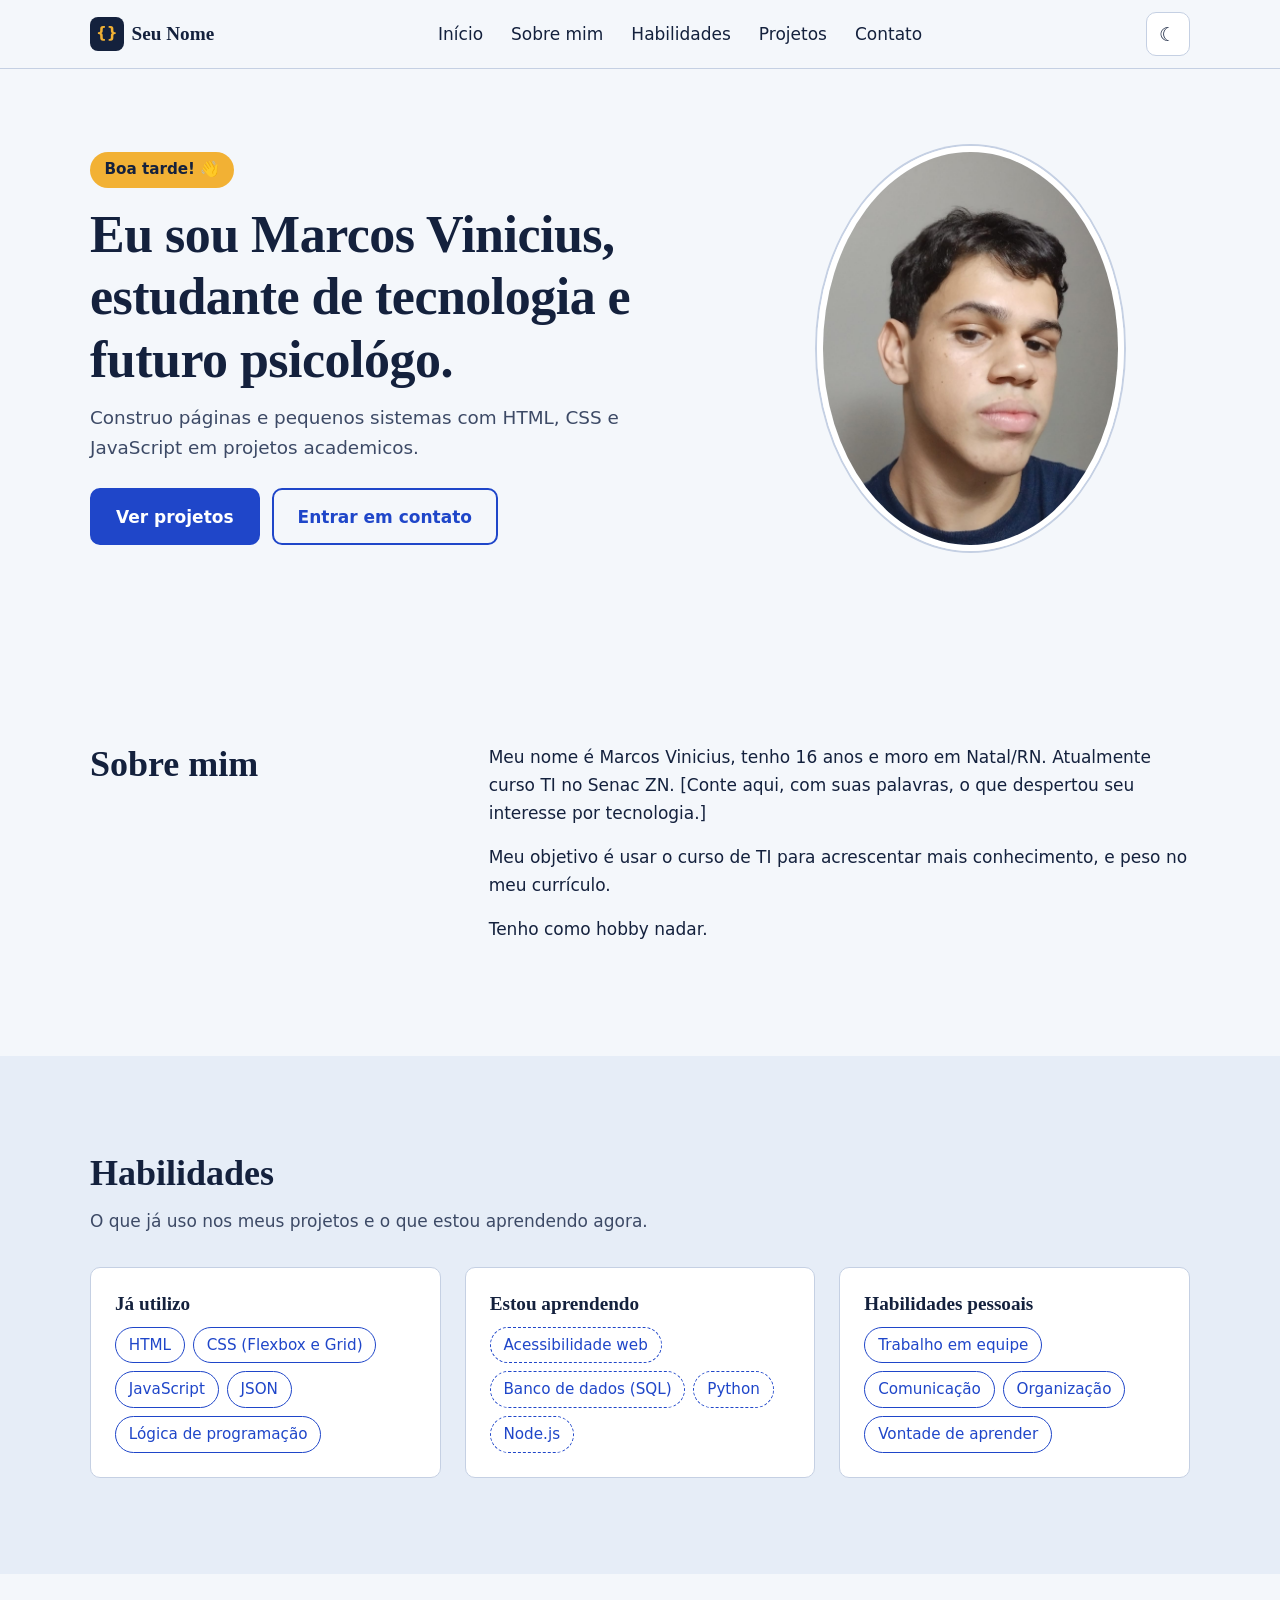
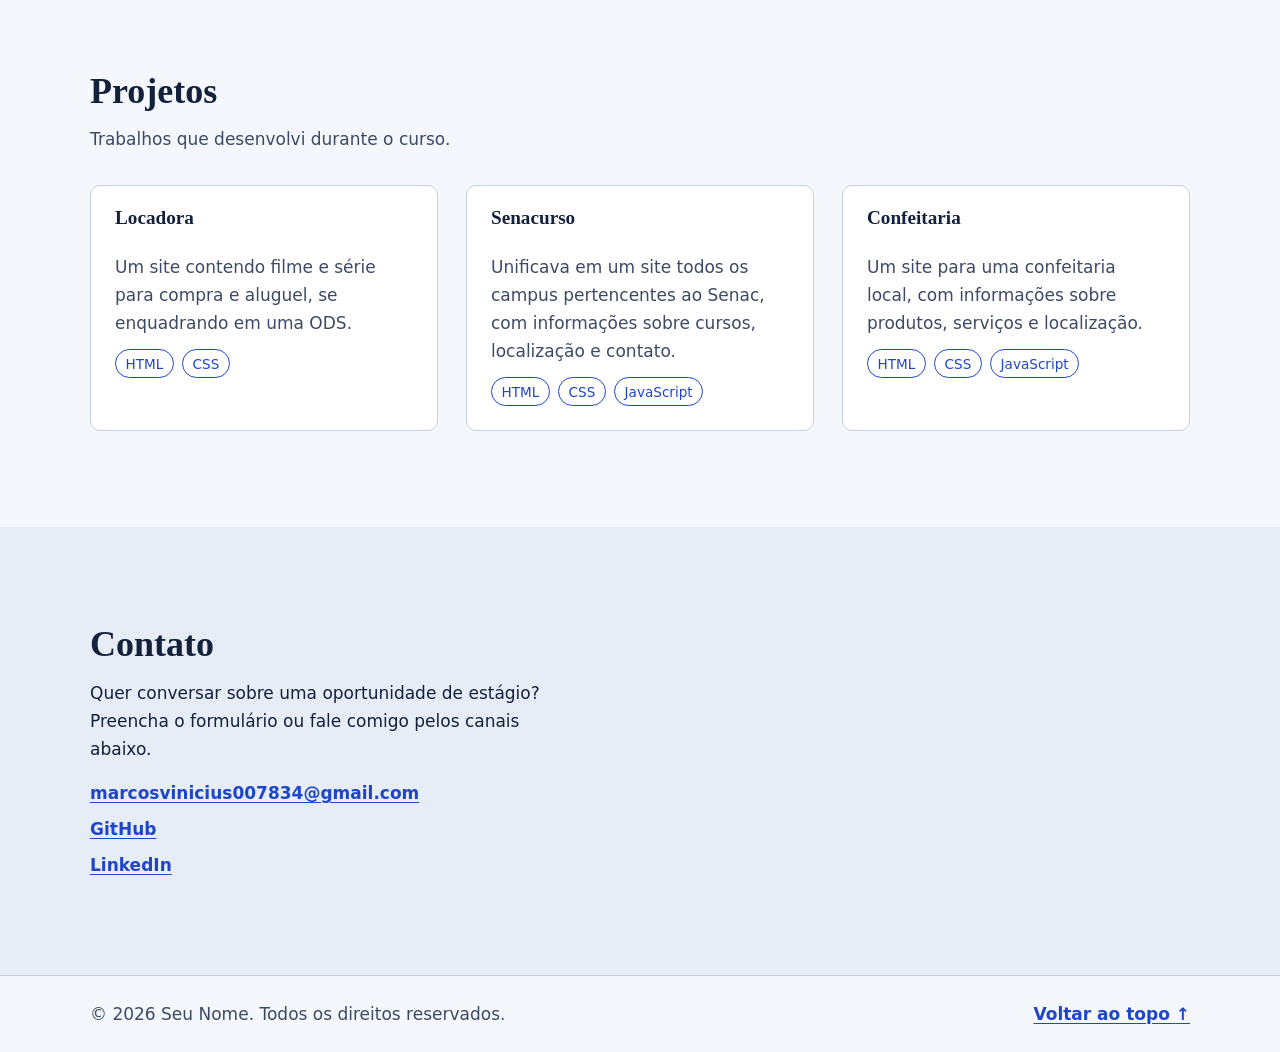
<file: portfolio/portfolio/index.html>
<!DOCTYPE html>
<html lang="pt-BR">
<head>
  <meta charset="UTF-8">
  <meta name="viewport" content="width=device-width, initial-scale=1">
  <title>Seu Nome | Portfólio de Desenvolvimento</title>
  <meta name="description" content="Portfólio de Seu Nome, estudante de tecnologia em busca de estágio em desenvolvimento.">
  <link rel="icon" href="img/favicon.svg" type="image/svg+xml">
  <link rel="stylesheet" href="css/style.css">
  <!-- Aplica o tema salvo antes de desenhar a página, evitando "piscar" -->
  <script>
    try {
      var t = localStorage.getItem("tema");
      if (t) document.documentElement.setAttribute("data-tema", t);
    } catch (e) {}
  </script>
</head>
<body>
  <a class="pular-link" href="#conteudo">Pular para o conteúdo</a>

  <!-- CABEÇALHO -->
  <header class="cabecalho">
    <div class="container cabecalho__barra">
      <a class="logo" href="#inicio" aria-label="Seu Nome, ir para o início">
        <span class="logo__marca" aria-hidden="true">{}</span> Seu Nome
      </a>

      <nav id="menu" class="menu" aria-label="Navegação principal">
        <ul class="menu__lista">
          <li><a href="#inicio">Início</a></li>
          <li><a href="#sobre">Sobre mim</a></li>
          <li><a href="#habilidades">Habilidades</a></li>
          <li><a href="#projetos">Projetos</a></li>
          <li><a href="#contato">Contato</a></li>
        </ul>
      </nav>

      <div class="cabecalho__acoes">
        <button id="btn-tema" class="btn-icone" type="button"
                aria-label="Ativar modo escuro" aria-pressed="false">
          <span aria-hidden="true" id="icone-tema">☾</span>
        </button>
        <button id="btn-menu" class="btn-icone btn-menu" type="button"
                aria-label="Abrir menu" aria-expanded="false" aria-controls="menu">
          <span class="hamburguer" aria-hidden="true"></span>
        </button>
      </div>
    </div>
  </header>

  <main id="conteudo">

    <!-- INÍCIO -->
    <section id="inicio" class="secao hero" aria-labelledby="titulo-inicio">
      <div class="container hero__grade">
        <div class="hero__texto">
          <p id="saudacao" class="hero__saudacao" aria-live="polite">Olá!</p>
          <h1 id="titulo-inicio">Eu sou Marcos Vinicius, estudante de tecnologia e futuro psicológo.</h1>
          <p class="hero__descricao">
            Construo páginas e pequenos sistemas com HTML, CSS e JavaScript em projetos academicos.
          </p>
          <div class="hero__botoes">
            <a class="botao botao--primario" href="#projetos">Ver projetos</a>
            <a class="botao botao--secundario" href="#contato">Entrar em contato</a>
          </div>
        </div>
        <figure class="hero__imagem">
          <img src="img/WhatsApp Image 2026-10-28 at 09.04.19.jpeg" width="400" height="400" alt="Avatar ilustrado de Seu Nome">
        </figure>
      </div>
    </section>

    <!-- SOBRE MIM -->
    <section id="sobre" class="secao" aria-labelledby="titulo-sobre">
      <div class="container sobre">
        <h2 id="titulo-sobre">Sobre mim</h2>
        <div class="sobre__texto">
          <p>
            Meu nome é Marcos Vinicius, tenho 16 anos e moro em Natal/RN. Atualmente curso
            TI no Senac ZN. [Conte aqui, com suas palavras, o que
            despertou seu interesse por tecnologia.]
          </p>
          <p>
            Meu objetivo é usar o curso de TI para acrescentar mais conhecimento, e peso no meu currículo.
          </p>
          <p>

            Tenho como hobby nadar.
          </p>
        </div>
      </div>
    </section>

    <!-- HABILIDADES -->
    <section id="habilidades" class="secao secao--destaque" aria-labelledby="titulo-habilidades">
      <div class="container">
        <h2 id="titulo-habilidades">Habilidades</h2>
        <p class="secao__intro">O que já uso nos meus projetos e o que estou aprendendo agora.</p>

        <div class="habilidades">
          <div class="habilidades__grupo">
            <h3>Já utilizo</h3>
            <ul class="etiquetas">
              <li>HTML</li>
              <li>CSS (Flexbox e Grid)</li>
              <li>JavaScript</li>
              <li>JSON</li>
              <li>Lógica de programação</li>
            </ul>
          </div>
          <div class="habilidades__grupo">
            <h3>Estou aprendendo</h3>
            <ul class="etiquetas etiquetas--aprendendo">
              <li>Acessibilidade web</li>
              <li>Banco de dados (SQL)</li>
              <li>Python</li>
              <li>Node.js</li>
            </ul>
          </div>
          <div class="habilidades__grupo">
            <h3>Habilidades pessoais</h3>
            <ul class="etiquetas">
              <li>Trabalho em equipe</li>
              <li>Comunicação</li>
              <li>Organização</li>
              <li>Vontade de aprender</li>
            </ul>
          </div>
        </div>
      </div>
    </section>

    <!-- PROJETOS -->
    <section id="projetos" class="secao" aria-labelledby="titulo-projetos">
      <div class="container">
        <h2 id="titulo-projetos">Projetos</h2>
        <p class="secao__intro">Trabalhos que desenvolvi durante o curso.</p>

        <div class="projetos">
          <article class="projeto">
            <div class="projeto__corpo">
              <h3>Locadora</h3>
              <p> Um site contendo filme e série para compra e aluguel, se enquadrando em uma ODS.</p>
              <ul class="etiquetas etiquetas--pequenas" aria-label="Tecnologias usadas">
                <li>HTML</li><li>CSS</li>
              </ul>
              
            </div>
          </article>

          <article class="projeto">
            <div class="projeto__corpo">
              <h3>Senacurso</h3>
              <p>Unificava em um site todos os campus pertencentes ao Senac, com informações sobre cursos, localização e contato.
              </p>
              <ul class="etiquetas etiquetas--pequenas" aria-label="Tecnologias usadas">
                <li>HTML</li><li>CSS</li><li>JavaScript</li>
              </ul>
             
            </div>
          </article>

          <article class="projeto">
            <div class="projeto__corpo">
              <h3>Confeitaria</h3>
              <p>Um site para uma confeitaria local, com informações sobre produtos, serviços e localização.</p>
              <ul class="etiquetas etiquetas--pequenas" aria-label="Tecnologias usadas">
                <li>HTML</li><li>CSS</li><li>JavaScript</li>
              </ul>
              
            </div>
          </article>
        </div>
      </div>
    </section>

    <!-- CONTATO -->
    <section id="contato" class="secao secao--destaque" aria-labelledby="titulo-contato">
      <div class="container contato">
        <div class="contato__info">
          <h2 id="titulo-contato">Contato</h2>
          <p>
            Quer conversar sobre uma oportunidade de estágio? Preencha o formulário
            ou fale comigo pelos canais abaixo.
          </p>
          <ul class="contato__canais">
            <li><a href="#">marcosvinicius007834@gmail.com</a></li>
            <li><a href="https://github.com/MarcosVinic1us" target="_blank" rel="noopener noreferrer">GitHub <span class="sr-only">(abre em nova aba)</span></a></li>
            <li><a href="https://www.linkedin.com/in/marcos-vinicius-b41a19445/" target="_blank" rel="noopener noreferrer">LinkedIn <span class="sr-only">(abre em nova aba)</span></a></li>
          </ul>
        </div>

        
      </div>
    </section>
  </main>

  <!-- RODAPÉ -->
  <footer class="rodape">
    <div class="container rodape__barra">
      <p>&copy; <span id="ano">2026</span> Seu Nome. Todos os direitos reservados.</p>
      <a href="#inicio" class="rodape__topo">Voltar ao topo <span aria-hidden="true">↑</span></a>
    </div>
  </footer>

  <script src="js/main.js"></script>
</body>
</html>
</file>
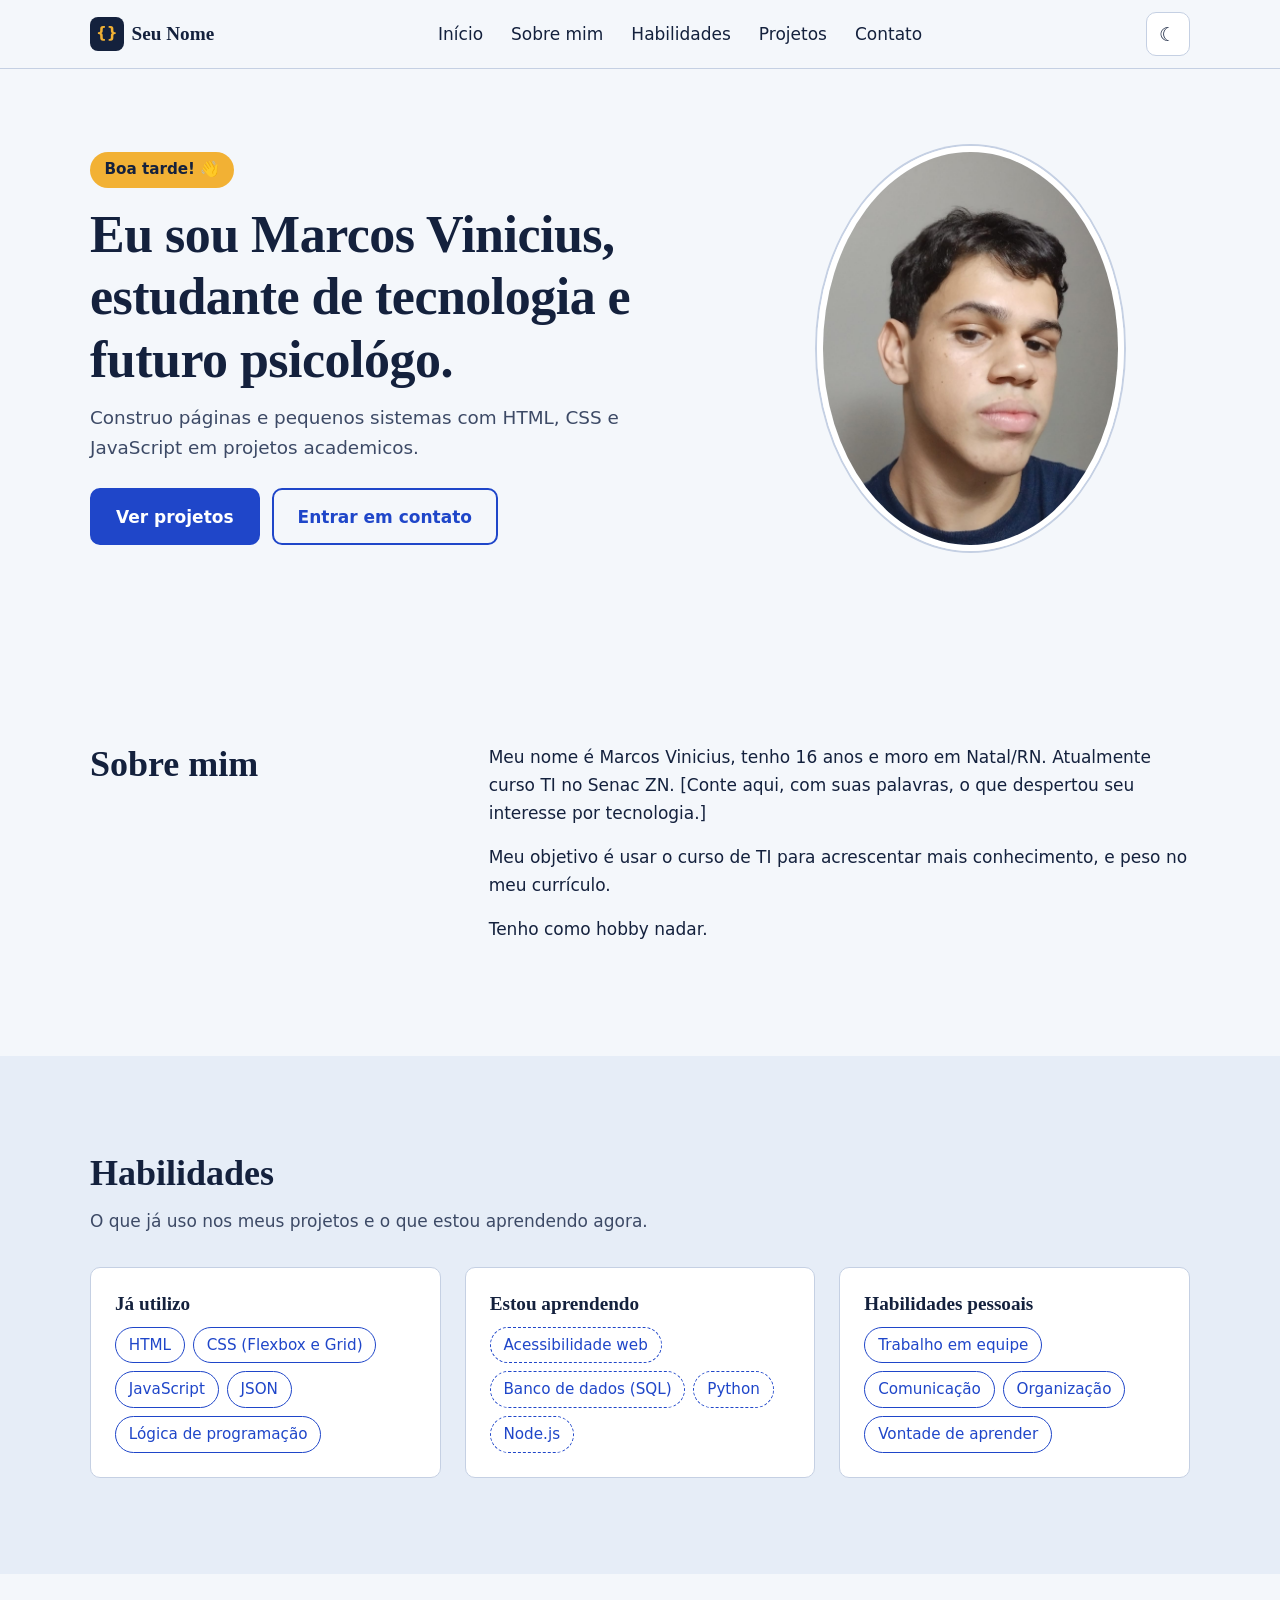
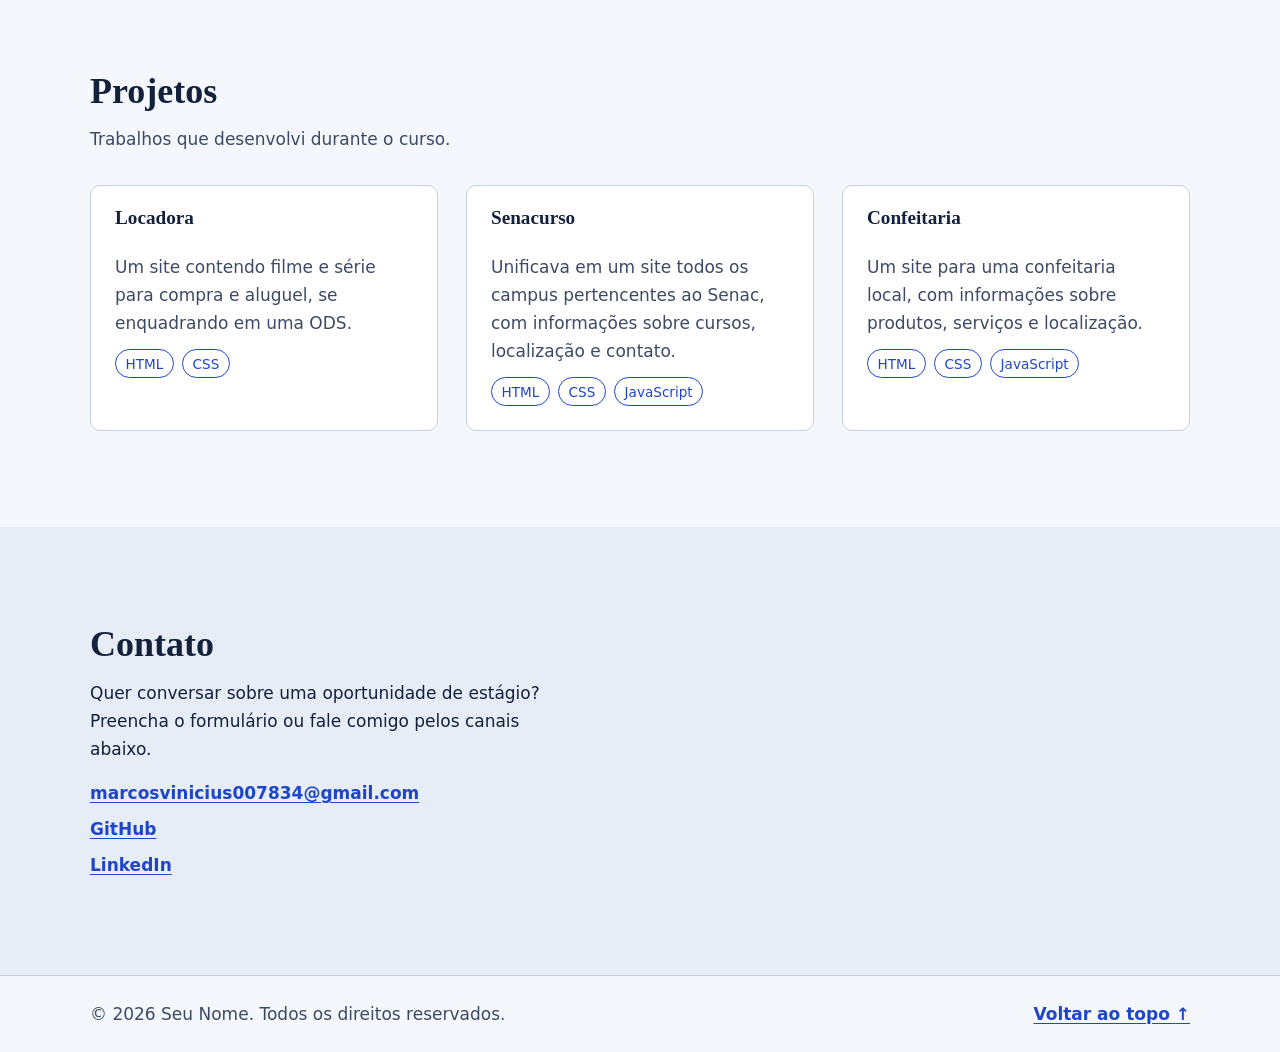
<file: portfolio/portfolio/portfolio/index.html>
<!DOCTYPE html>
<html lang="pt-BR">
<head>
  <meta charset="UTF-8">
  <meta name="viewport" content="width=device-width, initial-scale=1">
  <title>Seu Nome | Portfólio de Desenvolvimento</title>
  <meta name="description" content="Portfólio de Seu Marcos, estudante de TI pelo Senac ZN.">
  <link rel="icon" href="img/favicon.svg" type="image/svg+xml">
  <link rel="stylesheet" href="css/style.css">
  <!-- Aplica o tema salvo antes de desenhar a página, evitando "piscar" -->
  <script>
    try {
      var t = localStorage.getItem("tema");
      if (t) document.documentElement.setAttribute("data-tema", t);
    } catch (e) {}
  </script>
</head>
<body>
  <a class="pular-link" href="#conteudo">Pular para o conteúdo</a>

  <!-- CABEÇALHO -->
  <header class="cabecalho">
    <div class="container cabecalho__barra">
      <a class="logo" href="#inicio" aria-label="Seu Nome, ir para o início">
        <span class="logo__marca" aria-hidden="true">{}</span> Seu Nome
      </a>

      <nav id="menu" class="menu" aria-label="Navegação principal">
        <ul class="menu__lista">
          <li><a href="#inicio">Início</a></li>
          <li><a href="#sobre">Sobre mim</a></li>
          <li><a href="#habilidades">Habilidades</a></li>
          <li><a href="#projetos">Projetos</a></li>
          <li><a href="#contato">Contato</a></li>
        </ul>
      </nav>

      <div class="cabecalho__acoes">
        <button id="btn-tema" class="btn-icone" type="button"
                aria-label="Ativar modo escuro" aria-pressed="false">
          <span aria-hidden="true" id="icone-tema">☾</span>
        </button>
        <button id="btn-menu" class="btn-icone btn-menu" type="button"
                aria-label="Abrir menu" aria-expanded="false" aria-controls="menu">
          <span class="hamburguer" aria-hidden="true"></span>
        </button>
      </div>
    </div>
  </header>

  <main id="conteudo">

    <!-- INÍCIO -->
    <section id="inicio" class="secao hero" aria-labelledby="titulo-inicio">
      <div class="container hero__grade">
        <div class="hero__texto">
          <p id="saudacao" class="hero__saudacao" aria-live="polite">Olá!</p>
          <h1 id="titulo-inicio">Eu sou Marcos Vinicius, estudante de tecnologia e futuro psicológo.</h1>
          <p class="hero__descricao">
            Construo páginas e pequenos sistemas com HTML, CSS e JavaScript em projetos academicos.
          </p>
          <div class="hero__botoes">
            <a class="botao botao--primario" href="#projetos">Ver projetos</a>
            <a class="botao botao--secundario" href="#contato">Entrar em contato</a>
          </div>
        </div>
        <figure class="hero__imagem">
          <img src="img/WhatsApp Image 2026-10-28 at 09.04.19.jpeg" width="400" height="400" alt="Avatar ilustrado de Seu Nome">
        </figure>
      </div>
    </section>

    <!-- SOBRE MIM -->
    <section id="sobre" class="secao" aria-labelledby="titulo-sobre">
      <div class="container sobre">
        <h2 id="titulo-sobre">Sobre mim</h2>
        <div class="sobre__texto">
          <p>
            Meu nome é Marcos Vinicius, tenho 16 anos e moro em Natal/RN. Atualmente curso
            TI no Senac ZN. [Conte aqui, com suas palavras, o que
            despertou seu interesse por tecnologia.]
          </p>
          <p>
            Meu objetivo é usar o curso de TI para acrescentar mais conhecimento, e peso no meu currículo.
          </p>
          <p>

            Tenho como hobby nadar.
          </p>
        </div>
      </div>
    </section>

    <!-- HABILIDADES -->
    <section id="habilidades" class="secao secao--destaque" aria-labelledby="titulo-habilidades">
      <div class="container">
        <h2 id="titulo-habilidades">Habilidades</h2>
        <p class="secao__intro">O que já uso nos meus projetos e o que estou aprendendo agora.</p>

        <div class="habilidades">
          <div class="habilidades__grupo">
            <h3>Já utilizo</h3>
            <ul class="etiquetas">
              <li>HTML</li>
              <li>CSS (Flexbox e Grid)</li>
              <li>JavaScript</li>
              <li>JSON</li>
              <li>Lógica de programação</li>
            </ul>
          </div>
          <div class="habilidades__grupo">
            <h3>Estou aprendendo</h3>
            <ul class="etiquetas etiquetas--aprendendo">
              <li>Acessibilidade web</li>
              <li>Banco de dados (SQL)</li>
              <li>Python</li>
              <li>Node.js</li>
            </ul>
          </div>
          <div class="habilidades__grupo">
            <h3>Habilidades pessoais</h3>
            <ul class="etiquetas">
              <li>Trabalho em equipe</li>
              <li>Comunicação</li>
              <li>Organização</li>
              <li>Vontade de aprender</li>
            </ul>
          </div>
        </div>
      </div>
    </section>

    <!-- PROJETOS -->
    <section id="projetos" class="secao" aria-labelledby="titulo-projetos">
      <div class="container">
        <h2 id="titulo-projetos">Projetos</h2>
        <p class="secao__intro">Trabalhos que desenvolvi durante o curso.</p>

        <div class="projetos">
          <article class="projeto">
            <div class="projeto__corpo">
              <h3>Locadora</h3>
              <p> Um site contendo filme e série para compra e aluguel, se enquadrando em uma ODS.</p>
              <ul class="etiquetas etiquetas--pequenas" aria-label="Tecnologias usadas">
                <li>HTML</li><li>CSS</li>
              </ul>
              
            </div>
          </article>

          <article class="projeto">
            <div class="projeto__corpo">
              <h3>Senacurso</h3>
              <p>Unificava em um site todos os campus pertencentes ao Senac, com informações sobre cursos, localização e contato.
              </p>
              <ul class="etiquetas etiquetas--pequenas" aria-label="Tecnologias usadas">
                <li>HTML</li><li>CSS</li><li>JavaScript</li>
              </ul>
             
            </div>
          </article>

          <article class="projeto">
            <div class="projeto__corpo">
              <h3>Confeitaria</h3>
              <p>Um site para uma confeitaria local, com informações sobre produtos, serviços e localização.</p>
              <ul class="etiquetas etiquetas--pequenas" aria-label="Tecnologias usadas">
                <li>HTML</li><li>CSS</li><li>JavaScript</li>
              </ul>
              
            </div>
          </article>
        </div>
      </div>
    </section>

    <!-- CONTATO -->
    <section id="contato" class="secao secao--destaque" aria-labelledby="titulo-contato">
      <div class="container contato">
        <div class="contato__info">
          <h2 id="titulo-contato">Contato</h2>
          <p>
            Quer conversar sobre uma oportunidade de estágio? Preencha o formulário
            ou fale comigo pelos canais abaixo.
          </p>
          <ul class="contato__canais">
            <li><a href="#">marcosvinicius007834@gmail.com</a></li>
            <li><a href="https://github.com/MarcosVinic1us" target="_blank" rel="noopener noreferrer">GitHub <span class="sr-only">(abre em nova aba)</span></a></li>
            <li><a href="https://www.linkedin.com/in/marcos-vinicius-b41a19445/" target="_blank" rel="noopener noreferrer">LinkedIn <span class="sr-only">(abre em nova aba)</span></a></li>
          </ul>
        </div>

        
      </div>
    </section>
  </main>

  <!-- RODAPÉ -->
  <footer class="rodape">
    <div class="container rodape__barra">
      <p>&copy; <span id="ano">2026</span> Seu Nome. Todos os direitos reservados.</p>
      <a href="#inicio" class="rodape__topo">Voltar ao topo <span aria-hidden="true">↑</span></a>
    </div>
  </footer>

  <script src="js/main.js"></script>
</body>
</html>
</file>
<file: portfolio/portfolio/css/style.css>
/* ===== Variáveis de cor (tema claro) ===== */
:root {
  --fundo: #f4f7fb;
  --fundo-alt: #e6edf7;
  --superficie: #ffffff;
  --texto: #14213d;
  --texto-suave: #3d4a66;
  --borda: #c5d0e3;
  --destaque: #1f46c9;        /* contraste 7:1 sobre --fundo */
  --destaque-texto: #ffffff;
  --ambar: #f2b134;
  --erro: #b3261e;
  --sucesso: #1b6e3c;
  --raio: 10px;
  --altura-cabecalho: 68px;
  --fonte-corpo: "Segoe UI", system-ui, -apple-system, Roboto, "Helvetica Neue", Arial, sans-serif;
  --fonte-titulo: "Iowan Old Style", "Palatino Linotype", Palatino, Georgia, serif;
}

/* ===== Tema escuro ===== */
:root[data-tema="dark"] {
  --fundo: #0f1524;
  --fundo-alt: #162036;
  --superficie: #1b2740;
  --texto: #eef2fb;
  --texto-suave: #b8c4de;
  --borda: #34446a;
  --destaque: #9db8ff;
  --destaque-texto: #0f1524;
  --erro: #ff9b94;
  --sucesso: #7ddba0;
}

/* ===== Base ===== */
*, *::before, *::after { box-sizing: border-box; }

html {
  scroll-behavior: smooth;
  scroll-padding-top: var(--altura-cabecalho);
}

body {
  margin: 0;
  font-family: var(--fonte-corpo);
  font-size: 1.0625rem;
  line-height: 1.65;
  color: var(--texto);
  background: var(--fundo);
}

h1, h2, h3 { font-family: var(--fonte-titulo); line-height: 1.2; margin: 0 0 .75rem; }
h1 { font-size: clamp(2rem, 5vw, 3.25rem); letter-spacing: -.01em; }
h2 { font-size: clamp(1.6rem, 3.5vw, 2.25rem); }
h3 { font-size: 1.2rem; }
p { margin: 0 0 1rem; max-width: 65ch; }
img { max-width: 100%; height: auto; display: block; }
ul { margin: 0; padding: 0; list-style: none; }
a { color: var(--destaque); text-underline-offset: 3px; }

:focus-visible {
  outline: 3px solid var(--destaque);
  outline-offset: 3px;
  border-radius: 4px;
}

.container { width: min(1100px, 100% - 2.5rem); margin-inline: auto; }

.sr-only {
  position: absolute; width: 1px; height: 1px; padding: 0; margin: -1px;
  overflow: hidden; clip: rect(0 0 0 0); white-space: nowrap; border: 0;
}

.pular-link {
  position: absolute; left: 1rem; top: -4rem; z-index: 100;
  background: var(--destaque); color: var(--destaque-texto);
  padding: .6rem 1rem; border-radius: var(--raio); font-weight: 600;
}
.pular-link:focus { top: 1rem; }

/* ===== Cabeçalho (Flexbox) ===== */
.cabecalho {
  position: sticky; top: 0; z-index: 50;
  background: var(--fundo);
  border-bottom: 1px solid var(--borda);
}
.cabecalho__barra {
  display: flex; align-items: center; justify-content: space-between;
  gap: 1rem; min-height: var(--altura-cabecalho);
}
.logo {
  display: inline-flex; align-items: center; gap: .5rem;
  font-family: var(--fonte-titulo); font-weight: 700; font-size: 1.2rem;
  color: var(--texto); text-decoration: none;
}
.logo__marca {
  display: inline-grid; place-items: center; width: 2.1rem; height: 2.1rem;
  background: var(--texto); color: var(--ambar); border-radius: 8px;
  font-size: .95rem; font-family: var(--fonte-corpo);
}
:root[data-tema="dark"] .logo__marca { background: var(--ambar); color: #0f1524; }

.menu__lista { display: flex; gap: 1.75rem; }
.menu a {
  color: var(--texto); text-decoration: none; font-weight: 500;
  padding: .4rem 0; border-bottom: 2px solid transparent;
}
.menu a:hover { border-bottom-color: var(--destaque); }

.cabecalho__acoes { display: flex; align-items: center; gap: .5rem; }

.btn-icone {
  display: inline-grid; place-items: center;
  width: 2.75rem; height: 2.75rem;
  background: var(--superficie); color: var(--texto);
  border: 1px solid var(--borda); border-radius: var(--raio);
  font-size: 1.2rem; cursor: pointer;
}
.btn-icone:hover { border-color: var(--destaque); }

.btn-menu { display: none; }
.hamburguer, .hamburguer::before, .hamburguer::after {
  display: block; width: 20px; height: 2px; background: currentColor;
  border-radius: 2px; transition: transform .2s, opacity .2s;
}
.hamburguer { position: relative; }
.hamburguer::before, .hamburguer::after { content: ""; position: absolute; left: 0; }
.hamburguer::before { top: -6px; }
.hamburguer::after { top: 6px; }
.btn-menu[aria-expanded="true"] .hamburguer { background: transparent; }
.btn-menu[aria-expanded="true"] .hamburguer::before { transform: translateY(6px) rotate(45deg); }
.btn-menu[aria-expanded="true"] .hamburguer::after { transform: translateY(-6px) rotate(-45deg); }

/* ===== Seções ===== */
.secao { padding: clamp(3.5rem, 8vw, 6rem) 0; }
.secao--destaque { background: var(--fundo-alt); }
.secao__intro { color: var(--texto-suave); margin-bottom: 2rem; }

/* ===== Início (Grid) ===== */
.hero { padding-top: clamp(2.5rem, 6vw, 5rem); }
.hero__grade {
  display: grid; grid-template-columns: 1.4fr 1fr; gap: 3rem; align-items: center;
}
.hero__saudacao {
  display: inline-block; margin-bottom: 1rem; padding: .35rem .9rem;
  background: var(--ambar); color: #14213d; font-weight: 600;
  border-radius: 999px; font-size: .95rem;
}
.hero__descricao { font-size: 1.15rem; color: var(--texto-suave); }
.hero__botoes { display: flex; flex-wrap: wrap; gap: .75rem; margin-top: 1.5rem; }
.hero__imagem { margin: 0; justify-self: center; width: min(320px, 70%); }
.hero__imagem img { border-radius: 50%; border: 6px solid var(--superficie); box-shadow: 0 0 0 2px var(--borda); }

.botao {
  display: inline-block; padding: .8rem 1.5rem; border-radius: var(--raio);
  font: inherit; font-weight: 600; text-decoration: none; cursor: pointer;
  border: 2px solid var(--destaque);
}
.botao--primario { background: var(--destaque); color: var(--destaque-texto); }
.botao--primario:hover { filter: brightness(1.1); }
.botao--secundario { background: transparent; color: var(--destaque); }
.botao--secundario:hover { background: var(--superficie); }

/* ===== Sobre ===== */
.sobre { display: grid; grid-template-columns: 1fr 2fr; gap: 3rem; align-items: start; }

/* ===== Habilidades ===== */
.habilidades { display: grid; grid-template-columns: repeat(auto-fit, minmax(240px, 1fr)); gap: 1.5rem; }
.habilidades__grupo {
  background: var(--superficie); border: 1px solid var(--borda);
  border-radius: var(--raio); padding: 1.5rem;
}
.etiquetas { display: flex; flex-wrap: wrap; gap: .5rem; }
.etiquetas li {
  padding: .3rem .8rem; border: 1px solid var(--destaque); color: var(--destaque);
  border-radius: 999px; font-size: .95rem; font-weight: 500;
}
.etiquetas--aprendendo li { border-style: dashed; }
.etiquetas--pequenas li { font-size: .85rem; padding: .15rem .6rem; }

/* ===== Projetos (Grid) ===== */
.projetos { display: grid; grid-template-columns: repeat(auto-fit, minmax(290px, 1fr)); gap: 1.75rem; }
.projeto {
  display: flex; flex-direction: column;
  background: var(--superficie); border: 1px solid var(--borda);
  border-radius: var(--raio); overflow: hidden;
}
.projeto__corpo { display: flex; flex-direction: column; gap: .75rem; padding: 1.25rem 1.5rem 1.5rem; flex: 1; }
.projeto__corpo p { margin: 0; color: var(--texto-suave); }
.projeto__links { display: flex; gap: 1.25rem; margin-top: auto; padding-top: .5rem; font-weight: 600; }

/* ===== Contato ===== */
.contato { display: grid; grid-template-columns: 1fr 1.3fr; gap: 3rem; align-items: start; }
.contato__canais { display: grid; gap: .5rem; margin-top: 1rem; font-weight: 600; }

.formulario {
  background: var(--superficie); border: 1px solid var(--borda);
  border-radius: var(--raio); padding: clamp(1.25rem, 3vw, 2rem);
  display: grid; gap: 1.1rem;
}
.campo { display: grid; gap: .35rem; }
.campo label { font-weight: 600; }
.campo input[type="text"], .campo input[type="email"], .campo textarea {
  width: 100%; padding: .7rem .9rem; font: inherit; color: var(--texto);
  background: var(--fundo); border: 1.5px solid var(--borda); border-radius: 8px;
}
.campo textarea { resize: vertical; min-height: 8rem; }
.campo input:focus-visible, .campo textarea:focus-visible { outline-offset: 1px; }
.campo[data-invalido="true"] input:not([type="checkbox"]),
.campo[data-invalido="true"] textarea { border-color: var(--erro); }
.campo__erro { margin: 0; min-height: 0; color: var(--erro); font-size: .9rem; font-weight: 500; }
.campo--check { grid-template-columns: auto 1fr; align-items: start; column-gap: .75rem; }
.campo--check input { width: 1.25rem; height: 1.25rem; margin-top: .3rem; accent-color: var(--destaque); }
.campo--check label { font-weight: 400; }
.campo--check .campo__erro { grid-column: 1 / -1; }
.formulario__aviso { font-size: .9rem; color: var(--texto-suave); margin: 0; }
.formulario__status { margin: 0; font-weight: 600; color: var(--sucesso); }
.formulario .botao { justify-self: start; }

/* ===== Rodapé ===== */
.rodape { border-top: 1px solid var(--borda); padding: 1.5rem 0; }
.rodape__barra { display: flex; flex-wrap: wrap; justify-content: space-between; align-items: center; gap: 1rem; }
.rodape p { margin: 0; color: var(--texto-suave); }
.rodape__topo { font-weight: 600; }

/* ===== Responsividade ===== */
@media (max-width: 860px) {
  .hero__grade, .sobre, .contato { grid-template-columns: 1fr; gap: 2rem; }
  .hero__imagem { order: -1; width: min(220px, 60%); justify-self: start; }

  .btn-menu { display: inline-grid; }
  .menu {
    position: absolute; top: var(--altura-cabecalho); left: 0; right: 0;
    background: var(--fundo); border-bottom: 1px solid var(--borda);
    display: none; padding: .5rem 1.25rem 1rem;
  }
  .menu.menu--aberto { display: block; }
  .menu__lista { flex-direction: column; gap: 0; }
  .menu a { display: block; padding: .85rem 0; border-bottom: 1px solid var(--borda); }
}

@media (prefers-reduced-motion: reduce) {
  html { scroll-behavior: auto; }
  *, *::before, *::after { transition: none !important; animation: none !important; }
}
</file>
<file: portfolio/portfolio/portfolio/css/style.css>
/* ===== Variáveis de cor (tema claro) ===== */
:root {
  --fundo: #f4f7fb;
  --fundo-alt: #e6edf7;
  --superficie: #ffffff;
  --texto: #14213d;
  --texto-suave: #3d4a66;
  --borda: #c5d0e3;
  --destaque: #1f46c9;        /* contraste 7:1 sobre --fundo */
  --destaque-texto: #ffffff;
  --ambar: #f2b134;
  --erro: #b3261e;
  --sucesso: #1b6e3c;
  --raio: 10px;
  --altura-cabecalho: 68px;
  --fonte-corpo: "Segoe UI", system-ui, -apple-system, Roboto, "Helvetica Neue", Arial, sans-serif;
  --fonte-titulo: "Iowan Old Style", "Palatino Linotype", Palatino, Georgia, serif;
}

/* ===== Tema escuro ===== */
:root[data-tema="dark"] {
  --fundo: #0f1524;
  --fundo-alt: #162036;
  --superficie: #1b2740;
  --texto: #eef2fb;
  --texto-suave: #b8c4de;
  --borda: #34446a;
  --destaque: #9db8ff;
  --destaque-texto: #0f1524;
  --erro: #ff9b94;
  --sucesso: #7ddba0;
}

/* ===== Base ===== */
*, *::before, *::after { box-sizing: border-box; }

html {
  scroll-behavior: smooth;
  scroll-padding-top: var(--altura-cabecalho);
}

body {
  margin: 0;
  font-family: var(--fonte-corpo);
  font-size: 1.0625rem;
  line-height: 1.65;
  color: var(--texto);
  background: var(--fundo);
}

h1, h2, h3 { font-family: var(--fonte-titulo); line-height: 1.2; margin: 0 0 .75rem; }
h1 { font-size: clamp(2rem, 5vw, 3.25rem); letter-spacing: -.01em; }
h2 { font-size: clamp(1.6rem, 3.5vw, 2.25rem); }
h3 { font-size: 1.2rem; }
p { margin: 0 0 1rem; max-width: 65ch; }
img { max-width: 100%; height: auto; display: block; }
ul { margin: 0; padding: 0; list-style: none; }
a { color: var(--destaque); text-underline-offset: 3px; }

:focus-visible {
  outline: 3px solid var(--destaque);
  outline-offset: 3px;
  border-radius: 4px;
}

.container { width: min(1100px, 100% - 2.5rem); margin-inline: auto; }

.sr-only {
  position: absolute; width: 1px; height: 1px; padding: 0; margin: -1px;
  overflow: hidden; clip: rect(0 0 0 0); white-space: nowrap; border: 0;
}

.pular-link {
  position: absolute; left: 1rem; top: -4rem; z-index: 100;
  background: var(--destaque); color: var(--destaque-texto);
  padding: .6rem 1rem; border-radius: var(--raio); font-weight: 600;
}
.pular-link:focus { top: 1rem; }

/* ===== Cabeçalho (Flexbox) ===== */
.cabecalho {
  position: sticky; top: 0; z-index: 50;
  background: var(--fundo);
  border-bottom: 1px solid var(--borda);
}
.cabecalho__barra {
  display: flex; align-items: center; justify-content: space-between;
  gap: 1rem; min-height: var(--altura-cabecalho);
}
.logo {
  display: inline-flex; align-items: center; gap: .5rem;
  font-family: var(--fonte-titulo); font-weight: 700; font-size: 1.2rem;
  color: var(--texto); text-decoration: none;
}
.logo__marca {
  display: inline-grid; place-items: center; width: 2.1rem; height: 2.1rem;
  background: var(--texto); color: var(--ambar); border-radius: 8px;
  font-size: .95rem; font-family: var(--fonte-corpo);
}
:root[data-tema="dark"] .logo__marca { background: var(--ambar); color: #0f1524; }

.menu__lista { display: flex; gap: 1.75rem; }
.menu a {
  color: var(--texto); text-decoration: none; font-weight: 500;
  padding: .4rem 0; border-bottom: 2px solid transparent;
}
.menu a:hover { border-bottom-color: var(--destaque); }

.cabecalho__acoes { display: flex; align-items: center; gap: .5rem; }

.btn-icone {
  display: inline-grid; place-items: center;
  width: 2.75rem; height: 2.75rem;
  background: var(--superficie); color: var(--texto);
  border: 1px solid var(--borda); border-radius: var(--raio);
  font-size: 1.2rem; cursor: pointer;
}
.btn-icone:hover { border-color: var(--destaque); }

.btn-menu { display: none; }
.hamburguer, .hamburguer::before, .hamburguer::after {
  display: block; width: 20px; height: 2px; background: currentColor;
  border-radius: 2px; transition: transform .2s, opacity .2s;
}
.hamburguer { position: relative; }
.hamburguer::before, .hamburguer::after { content: ""; position: absolute; left: 0; }
.hamburguer::before { top: -6px; }
.hamburguer::after { top: 6px; }
.btn-menu[aria-expanded="true"] .hamburguer { background: transparent; }
.btn-menu[aria-expanded="true"] .hamburguer::before { transform: translateY(6px) rotate(45deg); }
.btn-menu[aria-expanded="true"] .hamburguer::after { transform: translateY(-6px) rotate(-45deg); }

/* ===== Seções ===== */
.secao { padding: clamp(3.5rem, 8vw, 6rem) 0; }
.secao--destaque { background: var(--fundo-alt); }
.secao__intro { color: var(--texto-suave); margin-bottom: 2rem; }

/* ===== Início (Grid) ===== */
.hero { padding-top: clamp(2.5rem, 6vw, 5rem); }
.hero__grade {
  display: grid; grid-template-columns: 1.4fr 1fr; gap: 3rem; align-items: center;
}
.hero__saudacao {
  display: inline-block; margin-bottom: 1rem; padding: .35rem .9rem;
  background: var(--ambar); color: #14213d; font-weight: 600;
  border-radius: 999px; font-size: .95rem;
}
.hero__descricao { font-size: 1.15rem; color: var(--texto-suave); }
.hero__botoes { display: flex; flex-wrap: wrap; gap: .75rem; margin-top: 1.5rem; }
.hero__imagem { margin: 0; justify-self: center; width: min(320px, 70%); }
.hero__imagem img { border-radius: 50%; border: 6px solid var(--superficie); box-shadow: 0 0 0 2px var(--borda); }

.botao {
  display: inline-block; padding: .8rem 1.5rem; border-radius: var(--raio);
  font: inherit; font-weight: 600; text-decoration: none; cursor: pointer;
  border: 2px solid var(--destaque);
}
.botao--primario { background: var(--destaque); color: var(--destaque-texto); }
.botao--primario:hover { filter: brightness(1.1); }
.botao--secundario { background: transparent; color: var(--destaque); }
.botao--secundario:hover { background: var(--superficie); }

/* ===== Sobre ===== */
.sobre { display: grid; grid-template-columns: 1fr 2fr; gap: 3rem; align-items: start; }

/* ===== Habilidades ===== */
.habilidades { display: grid; grid-template-columns: repeat(auto-fit, minmax(240px, 1fr)); gap: 1.5rem; }
.habilidades__grupo {
  background: var(--superficie); border: 1px solid var(--borda);
  border-radius: var(--raio); padding: 1.5rem;
}
.etiquetas { display: flex; flex-wrap: wrap; gap: .5rem; }
.etiquetas li {
  padding: .3rem .8rem; border: 1px solid var(--destaque); color: var(--destaque);
  border-radius: 999px; font-size: .95rem; font-weight: 500;
}
.etiquetas--aprendendo li { border-style: dashed; }
.etiquetas--pequenas li { font-size: .85rem; padding: .15rem .6rem; }

/* ===== Projetos (Grid) ===== */
.projetos { display: grid; grid-template-columns: repeat(auto-fit, minmax(290px, 1fr)); gap: 1.75rem; }
.projeto {
  display: flex; flex-direction: column;
  background: var(--superficie); border: 1px solid var(--borda);
  border-radius: var(--raio); overflow: hidden;
}
.projeto__corpo { display: flex; flex-direction: column; gap: .75rem; padding: 1.25rem 1.5rem 1.5rem; flex: 1; }
.projeto__corpo p { margin: 0; color: var(--texto-suave); }
.projeto__links { display: flex; gap: 1.25rem; margin-top: auto; padding-top: .5rem; font-weight: 600; }

/* ===== Contato ===== */
.contato { display: grid; grid-template-columns: 1fr 1.3fr; gap: 3rem; align-items: start; }
.contato__canais { display: grid; gap: .5rem; margin-top: 1rem; font-weight: 600; }

.formulario {
  background: var(--superficie); border: 1px solid var(--borda);
  border-radius: var(--raio); padding: clamp(1.25rem, 3vw, 2rem);
  display: grid; gap: 1.1rem;
}
.campo { display: grid; gap: .35rem; }
.campo label { font-weight: 600; }
.campo input[type="text"], .campo input[type="email"], .campo textarea {
  width: 100%; padding: .7rem .9rem; font: inherit; color: var(--texto);
  background: var(--fundo); border: 1.5px solid var(--borda); border-radius: 8px;
}
.campo textarea { resize: vertical; min-height: 8rem; }
.campo input:focus-visible, .campo textarea:focus-visible { outline-offset: 1px; }
.campo[data-invalido="true"] input:not([type="checkbox"]),
.campo[data-invalido="true"] textarea { border-color: var(--erro); }
.campo__erro { margin: 0; min-height: 0; color: var(--erro); font-size: .9rem; font-weight: 500; }
.campo--check { grid-template-columns: auto 1fr; align-items: start; column-gap: .75rem; }
.campo--check input { width: 1.25rem; height: 1.25rem; margin-top: .3rem; accent-color: var(--destaque); }
.campo--check label { font-weight: 400; }
.campo--check .campo__erro { grid-column: 1 / -1; }
.formulario__aviso { font-size: .9rem; color: var(--texto-suave); margin: 0; }
.formulario__status { margin: 0; font-weight: 600; color: var(--sucesso); }
.formulario .botao { justify-self: start; }

/* ===== Rodapé ===== */
.rodape { border-top: 1px solid var(--borda); padding: 1.5rem 0; }
.rodape__barra { display: flex; flex-wrap: wrap; justify-content: space-between; align-items: center; gap: 1rem; }
.rodape p { margin: 0; color: var(--texto-suave); }
.rodape__topo { font-weight: 600; }

/* ===== Responsividade ===== */
@media (max-width: 860px) {
  .hero__grade, .sobre, .contato { grid-template-columns: 1fr; gap: 2rem; }
  .hero__imagem { order: -1; width: min(220px, 60%); justify-self: start; }

  .btn-menu { display: inline-grid; }
  .menu {
    position: absolute; top: var(--altura-cabecalho); left: 0; right: 0;
    background: var(--fundo); border-bottom: 1px solid var(--borda);
    display: none; padding: .5rem 1.25rem 1rem;
  }
  .menu.menu--aberto { display: block; }
  .menu__lista { flex-direction: column; gap: 0; }
  .menu a { display: block; padding: .85rem 0; border-bottom: 1px solid var(--borda); }
}

@media (prefers-reduced-motion: reduce) {
  html { scroll-behavior: auto; }
  *, *::before, *::after { transition: none !important; animation: none !important; }
}
</file>
